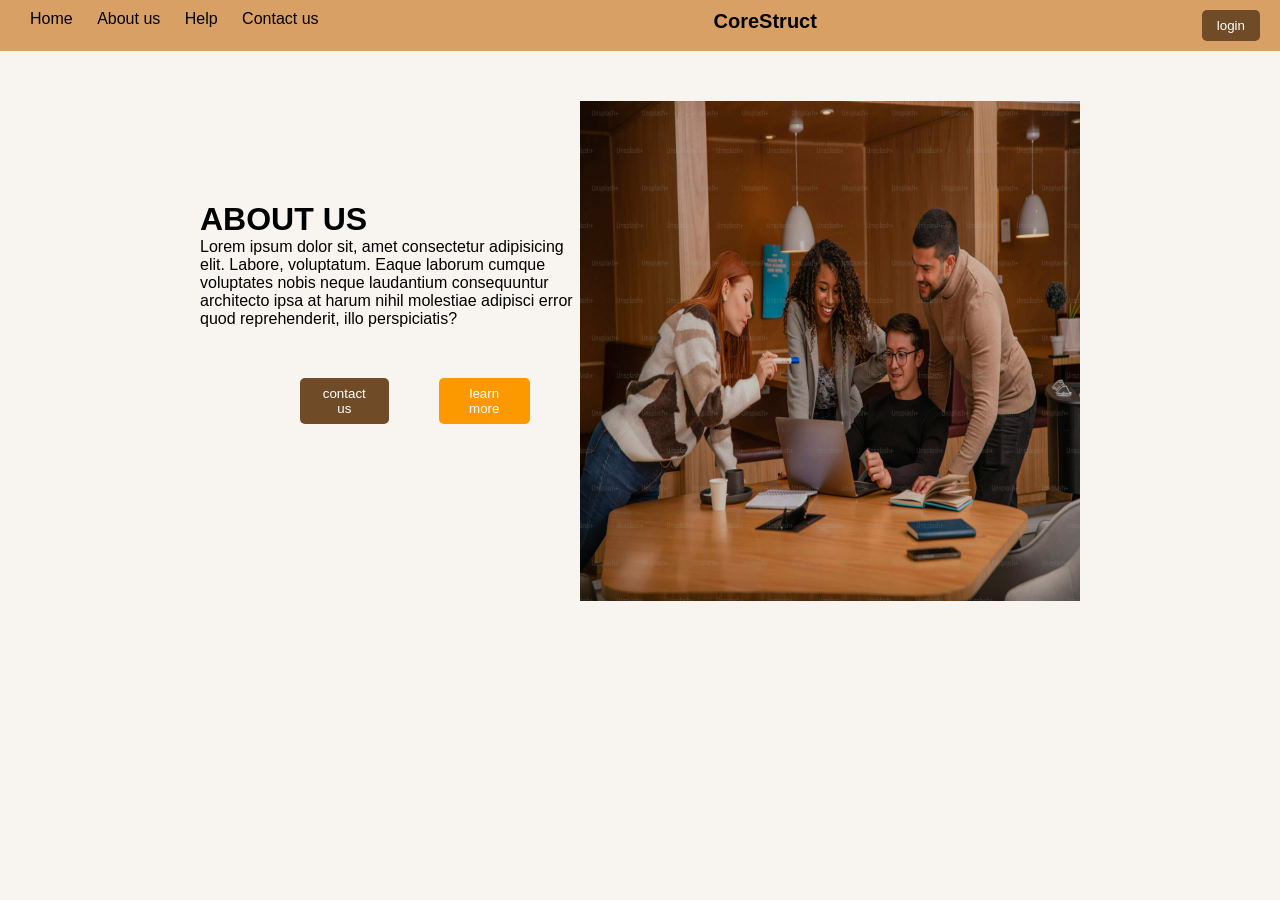
<file: CORESTRUCT.github.io-main/index.html>
<!DOCTYPE html>
<html lang="en">
<head>
    <meta charset="UTF-8">
    <meta name="viewport" content="width=device-width, initial-scale=1.0">
    <title>CoreStruct</title>
    <link rel="stylesheet" href="style.css">
</head>
<body>
    <header class="navbar">
        <div class="nav-links">
            <a href="index.html">Home</a>
            <a href="index.html">About us</a>
            <a href="#help">Help</a>
            <a href="#contact">Contact us</a>
        </div>
        <div class="logo">
            CoreStruct
        </div>
        <div>
            <a href="login.html">
            <button class="login-btn">login</button>
        </a>
        </div>
    </header>

    <div class="maincontent">
        <div class="text-content">
            <h1>ABOUT US</h1>
            <p>Lorem ipsum dolor sit, amet consectetur adipisicing elit. Labore, voluptatum. Eaque laborum cumque voluptates nobis neque laudantium consequuntur architecto ipsa at harum nihil molestiae adipisci error quod reprehenderit, illo perspiciatis?</p>
            
           <div class="text-content-button">
            <div class="button1">
                <button>contact us</button>
            </div>

            <div class="button2">
                <button>learn more</button>
            </div>
           </div>
        </div>

        <div image-content>
            <img src="image/firstphoto.jpg">
        </div>
    </div>
</body>
</html>
</file>
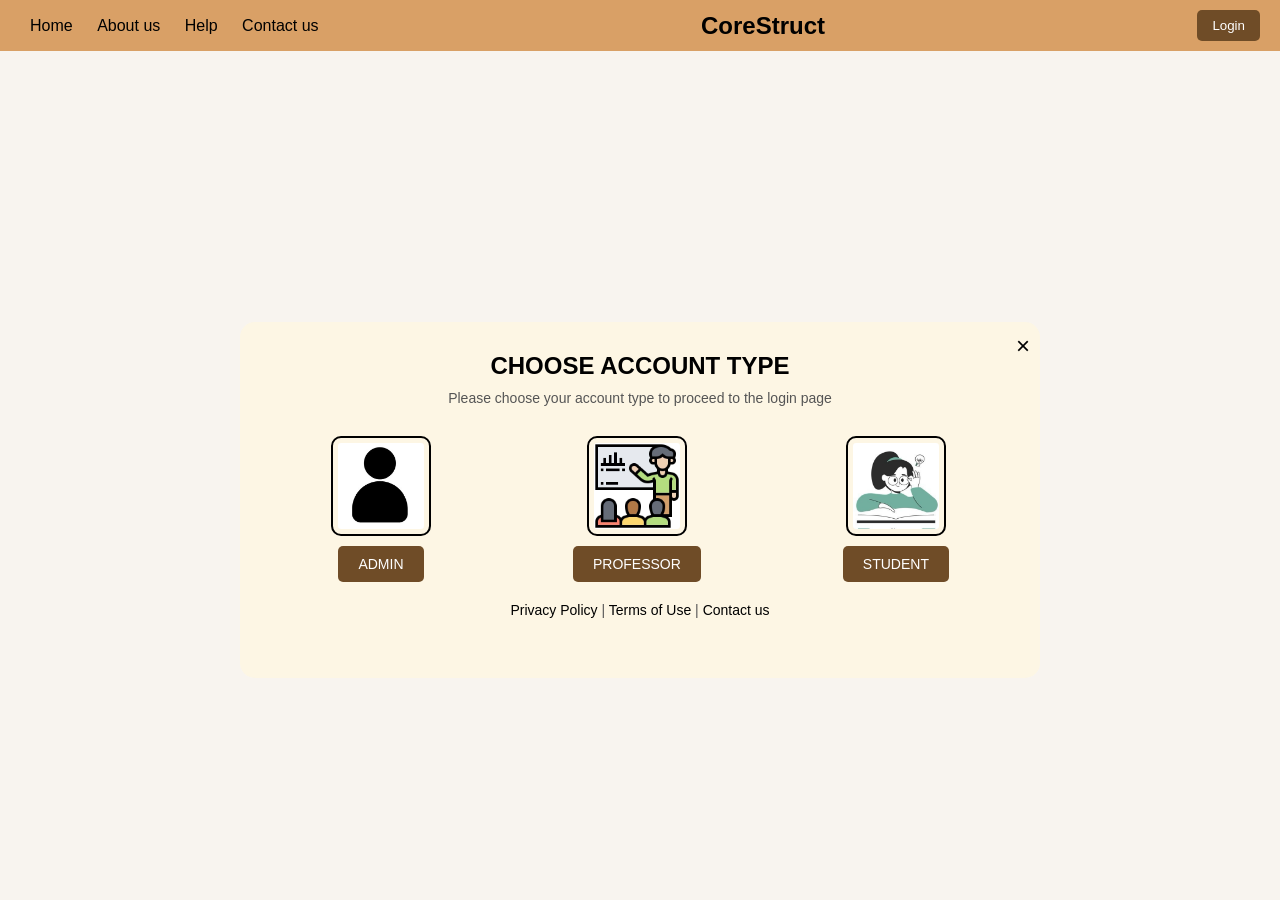
<file: CORESTRUCT.github.io-main/AccountType.html>
<!DOCTYPE html>
<html lang="en">
<head>
  <meta charset="UTF-8">
  <meta name="viewport" content="width=device-width, initial-scale=1.0">
  <title>Choose Account Type</title>
  <link rel="stylesheet" href="AccountType.css">
</head>
<body>
  <header class="navbar">
   
    <nav class="nav-links">
      <a href="#home">Home</a>
      <a href="#about">About us</a>
      <a href="#help">Help</a>
      <a href="#contact">Contact us</a>
    </nav>
    <div class="logo">CoreStruct</div>
    <a href="login.html">
    <button class="login-btn">Login</button>
</a>
  </header>

  <main class="account-type-container">
    <div class="account-type-card">
      <h1>CHOOSE ACCOUNT TYPE</h1>
      <p>Please choose your account type to proceed to the login page</p>
      <div class="account-options">
        <div class="account-option">
          <img src="image/admin.jpg" alt="Admin Icon">
          <button class="account-btn">ADMIN</button>
        </div>
        <div class="account-option">
          <img src="image/professor.jpg" alt="Professor Icon">
          <button class="account-btn">PROFESSOR</button>
        </div>
        <div class="account-option">
          <img src="image/student.jpg" alt="Student Icon">
          <a href="login.html">
          <button class="account-btn">STUDENT</button>
        </a>
        </div>
      </div>
      <p class="footer-links">
        <a href="#privacy">Privacy Policy</a> | 
        <a href="#terms">Terms of Use</a> | 
        <a href="#contact">Contact us</a>
      </p>
    </div>
    <button class="close-btn">&times;</button>
  </main>
</body>
</html>
</file>
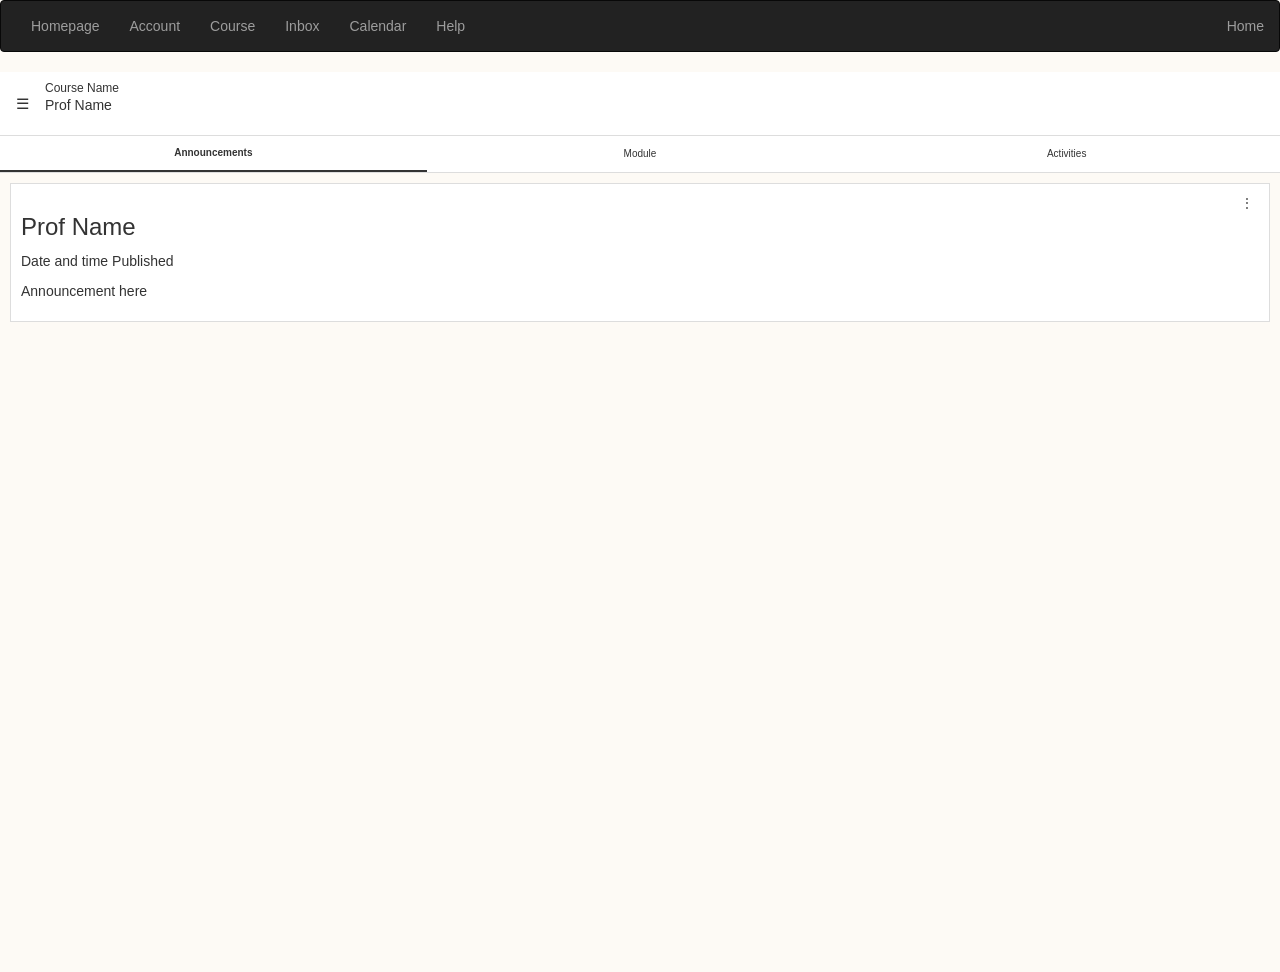
<file: CORESTRUCT.github.io-main/Course.html>
<!DOCTYPE html>
<html lang="en">
<head>
  <title>Course Dashboard</title>
  <meta charset="utf-8">
  <meta name="viewport" content="width=device-width, initial-scale=1">
  <link rel="stylesheet" href="https://maxcdn.bootstrapcdn.com/bootstrap/3.4.1/css/bootstrap.min.css">
  <script src="https://ajax.googleapis.com/ajax/libs/jquery/3.7.1/jquery.min.js"></script>
  <script src="https://maxcdn.bootstrapcdn.com/bootstrap/3.4.1/js/bootstrap.min.js"></script>
  <link rel="stylesheet" href="Course.css"/>
</head>
<body>
  <nav class="navbar navbar-inverse">
    <div class="container-fluid">
        <ul class="nav navbar-nav">
            <li><a href="home_page.html">Homepage</a></li>
            <li><a href="#">Account</a></li>
            <li><a href="Course.css">Course</a></li>
            <li><a href="inbox.html">Inbox</a></li>
            <li><a href="Calender.html">Calendar</a></li>
            <li><a href="HelpMenu.html">Help</a></li>
        </ul>
        <ul class="nav navbar-nav navbar-right">
            <li><a href="profile.html">Home</a></li>
        </ul>
    </div>
  </nav>
  
  <div class="dashboard">
      <header class="header">
        <button class="menu-btn" onclick="toggleMenu()">&#9776;</button>
        <div class="course-info">
          <h1>Course Name</h1>
          <p>Prof Name</p>
        </div>
      </header>
      
      <nav class="tabs">
        <button class="tab-button active" data-tab="announcements">Announcements</button>
        <button class="tab-button" data-tab="module">Module</button>
        <button class="tab-button" data-tab="activities">Activities</button>
      </nav>
      
      <main>
        <section id="announcements" class="tab-content active">
          <div class="card">
            <h3>Prof Name</h3>
            <p>Date and time Published</p>
            <p>Announcement here</p>
            <button class="options-btn" onclick="toggleOptionsMenu(event)">⋮</button>
            <div class="options-menu">
              <button onclick="editCard(event)">Edit</button>
              <button onclick="deleteCard(event)">Delete</button>
            </div>
          </div>
        </section>

        <section id="module" class="tab-content">
          <div class="card">
            <h3>Module Name</h3>
            <p>Date and time Published</p>
            <p>Add Class Comment</p>
            <button class="options-btn" onclick="toggleOptionsMenu(event)">⋮</button>
            <div class="options-menu">
              <button onclick="editCard(event)">Edit</button>
              <button onclick="deleteCard(event)">Delete</button>
            </div>
          </div>
        </section>
        
        <section id="activities" class="tab-content">
          <div class="card">
            <h3>Mikay Arciga</h3>
            <p>Date Published</p>
            <p>Due Date: Dec 5, 11:59 PM</p>
            <button class="options-btn" onclick="toggleOptionsMenu(event)">⋮</button>
            <div class="options-menu">
              <button onclick="editCard(event)">Edit</button>
              <button onclick="deleteCard(event)">Delete</button>
            </div>
          </div>
        </section>
      </main>
  </div>

  <script src="Course.js"></script>
</body>
</html>
</file>
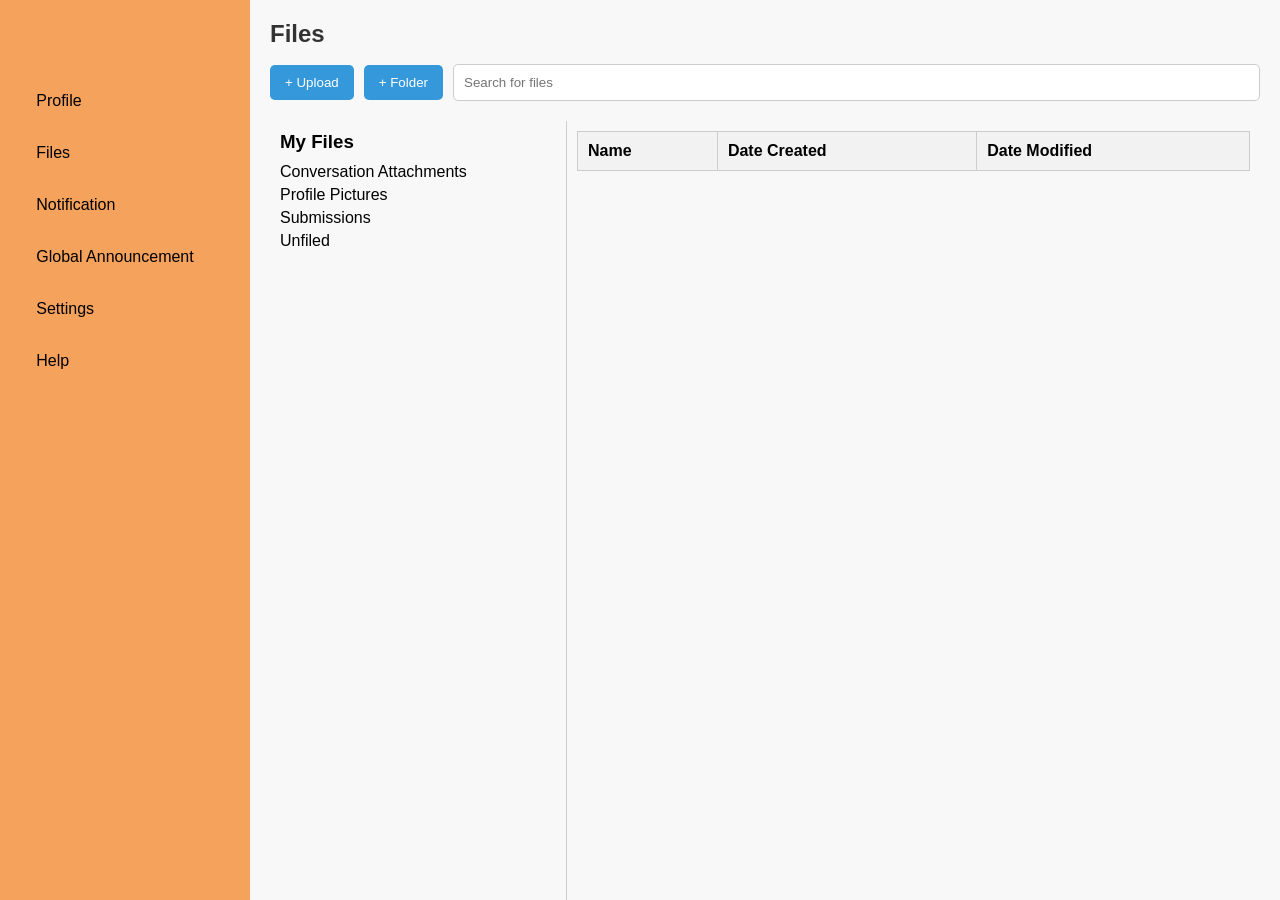
<file: CORESTRUCT.github.io-main/file.html>
<!DOCTYPE html>
<html lang="en">
<head>
  <meta charset="UTF-8">
  <meta name="viewport" content="width=device-width, initial-scale=1.0">
  <link rel="stylesheet" href="file.css">
  <title>File Management UI</title>
</head>
<body>
  <div class="container">
    <!-- Sidebar -->
    <aside class="sidebar">
      <div class="icon-content">
        <div><a href="profile.html">Profile</a></div>
        <div><a href="file.html">Files</a></div>
        <div><a href="Notification.html">Notification</a></div>
        <div><a href="Global_Announce.html">Global Announcement</a></div>
        <div><a href="setting.html">Settings</a></div>
        <div><a href="help.html">Help</a></div>
      </div>
    </aside>

    <!-- Main Content -->
    <div class="main-content">
      <header>
        <h1>Files</h1>
      </header>
      <div class="toolbar">
        <button class="btn">+ Upload</button>
        <button class="btn">+ Folder</button>
        <input type="text" class="search-bar" placeholder="Search for files">
      </div>

      <div class="file-section">
        <div class="file-tree">
          <h3>My Files</h3>
          <ul>
            <li>Conversation Attachments</li>
            <li>Profile Pictures</li>
            <li>Submissions</li>
            <li>Unfiled</li>
          </ul>
        </div>
        <div class="file-table">
          <table>
            <thead>
              <tr>
                <th>Name</th>
                <th>Date Created</th>
                <th>Date Modified</th>
</file>
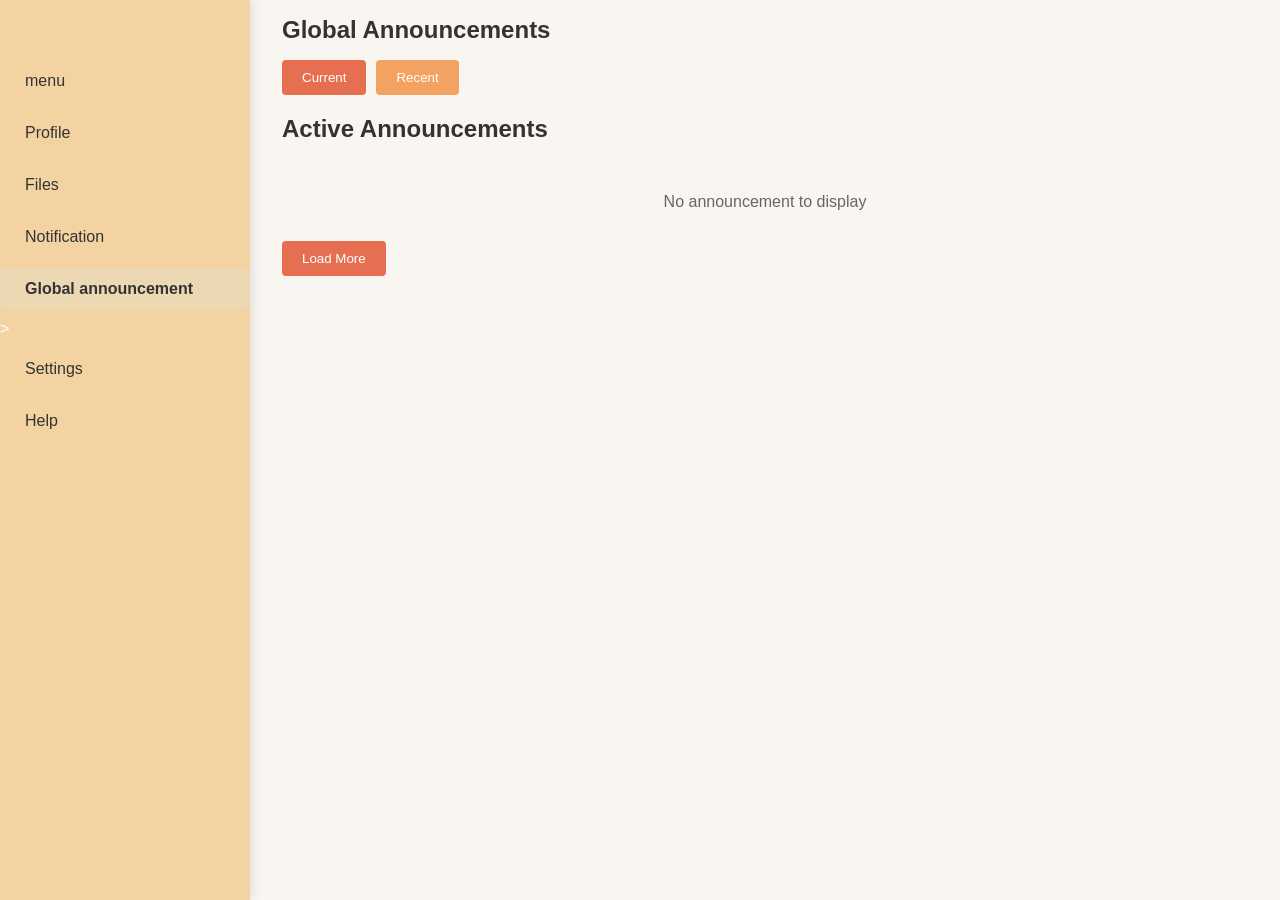
<file: CORESTRUCT.github.io-main/Global_Announce.html>
<!DOCTYPE html>
<html lang="en">
<head>
  <meta charset="UTF-8">
  <meta name="viewport" content="width=device-width, initial-scale=1.0">
  <title>Global Announcements</title>
  <link rel="stylesheet" href="Global_Announce.css">
</head>
<body>
  <div class="container">
    <aside class="sidebar">
      <div class="icon-content">
        <div><a href="home_page.html">menu</a></div>
        <div><a href="profile.html">Profile</a></div>
        <div><a href="file.html">Files</a></div>
        <div><a href="Notification.html">Notification</a></div>
        <div><a href="Global_Announce.html" class="active">Global announcement</a></div>
        <div>><a href="setting.html">Settings</a></div>
        <div><a href="help.html">Help</a></div>
      </div>
    </aside>
    <main>
      <header>
        <h2>Global Announcements</h2>
      </header>
      <div class="tabs">
        <button class="tab active" onclick="showTab('current')">Current</button>
        <button class="tab" onclick="showTab('recent')">Recent</button>
      </div>
      <div id="current" class="tab-content active">
        <h2>Active Announcements</h2>
        <div class="no-announcements">
          <p>No announcement to display</p>
        </div>
      </div>
      <div id="recent" class="tab-content">
        <h2>Recent Announcements</h2>
        <p>No recent announcements to display.</p>
      </div>
      <button class="load-more" onclick="loadMoreAnnouncements()">Load More</button>
    </main>
  </div>
  <script src="Global_Announce.js"></script>
</body>
</html>
</file>
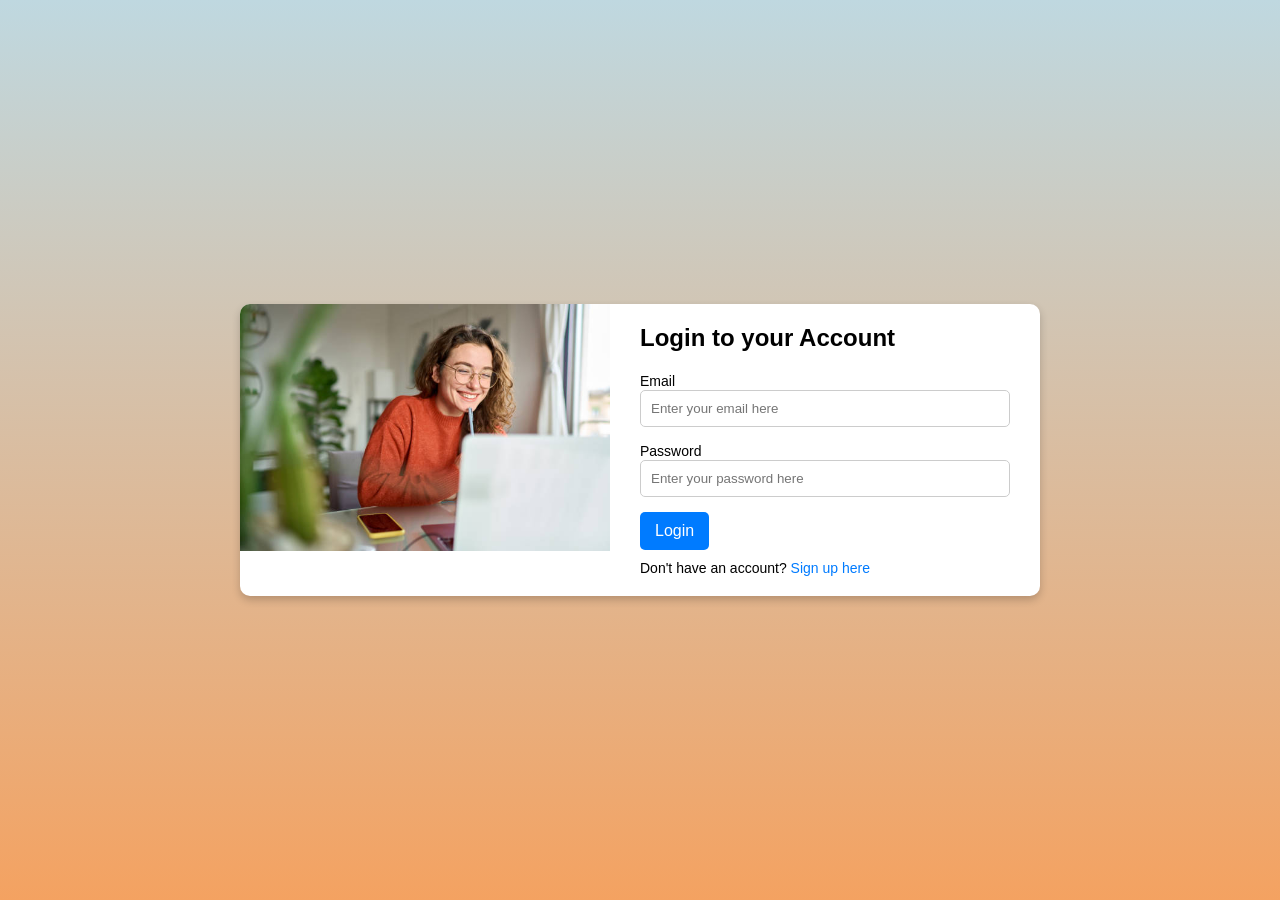
<file: CORESTRUCT.github.io-main/login.html>
<!DOCTYPE html>
<html lang="en">
<head>
  <meta charset="UTF-8">
  <meta name="viewport" content="width=device-width, initial-scale=1.0">
  <title>Login & Signup Page</title>
  <link rel="stylesheet" href="login.css">
</head>
<body>
  <div class="login-container">
    <div class="login-card">
      <div class="image-section">
        <img src="image/2ndphoto.jpg" alt="User Image">
      </div>
      <div class="form-section">
        <h2 id="form-title">Login to your Account</h2>
        <form id="auth-form">
          <div id="signup-fields" style="display: none;">
            <label for="name">Name</label>
            <input type="text" id="name" name="name" placeholder="Enter your name">
          </div>
          
          <label for="email">Email</label>
          <input type="email" id="email" name="email" placeholder="Enter your email here" required>
          
          <label for="password">Password</label>
          <input type="password" id="password" name="password" placeholder="Enter your password here" required>
          
          <button type="button" id="action-btn" class="login-btn">Login</button>
        </form>
        <p id="toggle-text">
          Don't have an account? <a href="#" id="toggle-link">Sign up here</a>
        </p>
        <p id="error-message" style="color: red; display: none;"></p>
      </div>
    </div>
  </div>
  <script src="login.js"></script>
</body>
</html>
</file>
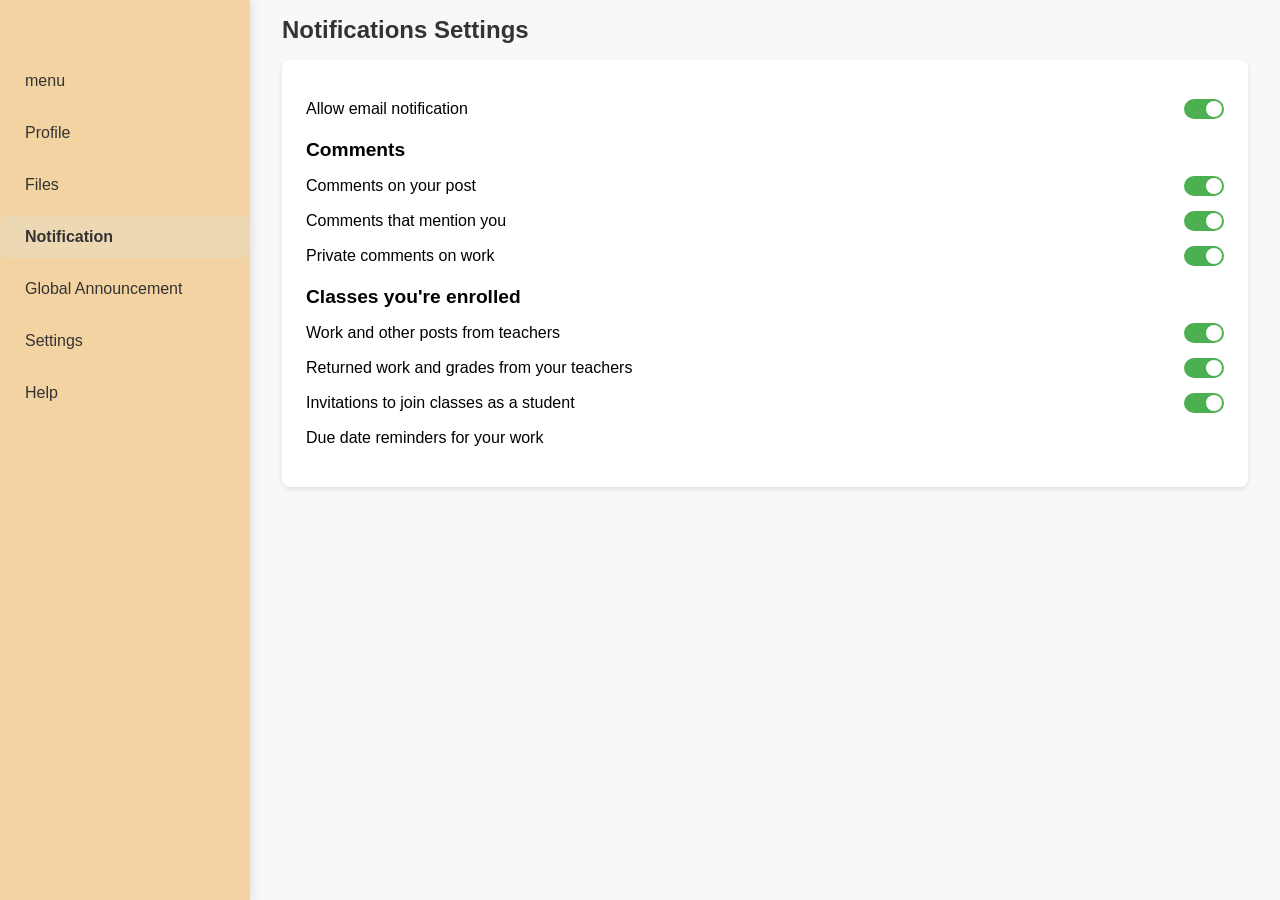
<file: CORESTRUCT.github.io-main/Notification.html>
<!DOCTYPE html>
<html lang="en">
<head>
  <meta charset="UTF-8">
  <meta name="viewport" content="width=device-width, initial-scale=1.0">
  <link rel="stylesheet" href="Notification.css">
  <title>Notifications Settings</title>
</head>
<body>
  <div class="container">
    <aside class="sidebar">
      <div class="icon-content">
        <div><a href="home_page.html">menu</a></div>
        <div><a href="profile.html">Profile</a></div>
        <div><a href="file.html">Files</a></div>
        <div><a href="Notification.html" class="active">Notification</a></div>
        <div><a href="Global_Announce.html">Global Announcement</a></div>
        <div><a href="setting.html">Settings</a></div>
        <div><a href="help.html">Help</a></div>
      </div>
    </aside>

    <main>
      <header>
        <h1>Notifications Settings</h1>
      </header>
      <section class="settings-section">
        <div class="setting-item">
          <label>Allow email notification</label>
          <div class="toggle-switch">
            <input type="checkbox" id="email-notification" checked>
            <label for="email-notification"></label>
          </div>
        </div>

        <h3>Comments</h3>
        <div class="setting-item">
          <label>Comments on your post</label>
          <div class="toggle-switch">
            <input type="checkbox" id="comments-on-post" checked>
            <label for="comments-on-post"></label>
          </div>
        </div>
        <div class="setting-item">
          <label>Comments that mention you</label>
          <div class="toggle-switch">
            <input type="checkbox" id="mentions" checked>
            <label for="mentions"></label>
          </div>
        </div>
        <div class="setting-item">
          <label>Private comments on work</label>
          <div class="toggle-switch">
            <input type="checkbox" id="private-comments" checked>
            <label for="private-comments"></label>
          </div>
        </div>

        <h3>Classes you're enrolled</h3>
        <div class="setting-item">
          <label>Work and other posts from teachers</label>
          <div class="toggle-switch">
            <input type="checkbox" id="teacher-posts" checked>
            <label for="teacher-posts"></label>
          </div>
        </div>
        <div class="setting-item">
          <label>Returned work and grades from your teachers</label>
          <div class="toggle-switch">
            <input type="checkbox" id="grades" checked>
            <label for="grades"></label>
          </div>
        </div>
        <div class="setting-item">
          <label>Invitations to join classes as a student</label>
          <div class="toggle-switch">
            <input type="checkbox" id="class-invitations" checked>
            <label for="class-invitations"></label>
          </div>
        </div>
        <div class="setting-item">
          <label>Due date reminders for your work</label>
          <div class="toggle-switch">
            <input type="checkbox" id="due-date-reminders" checked>
            <la
</file>
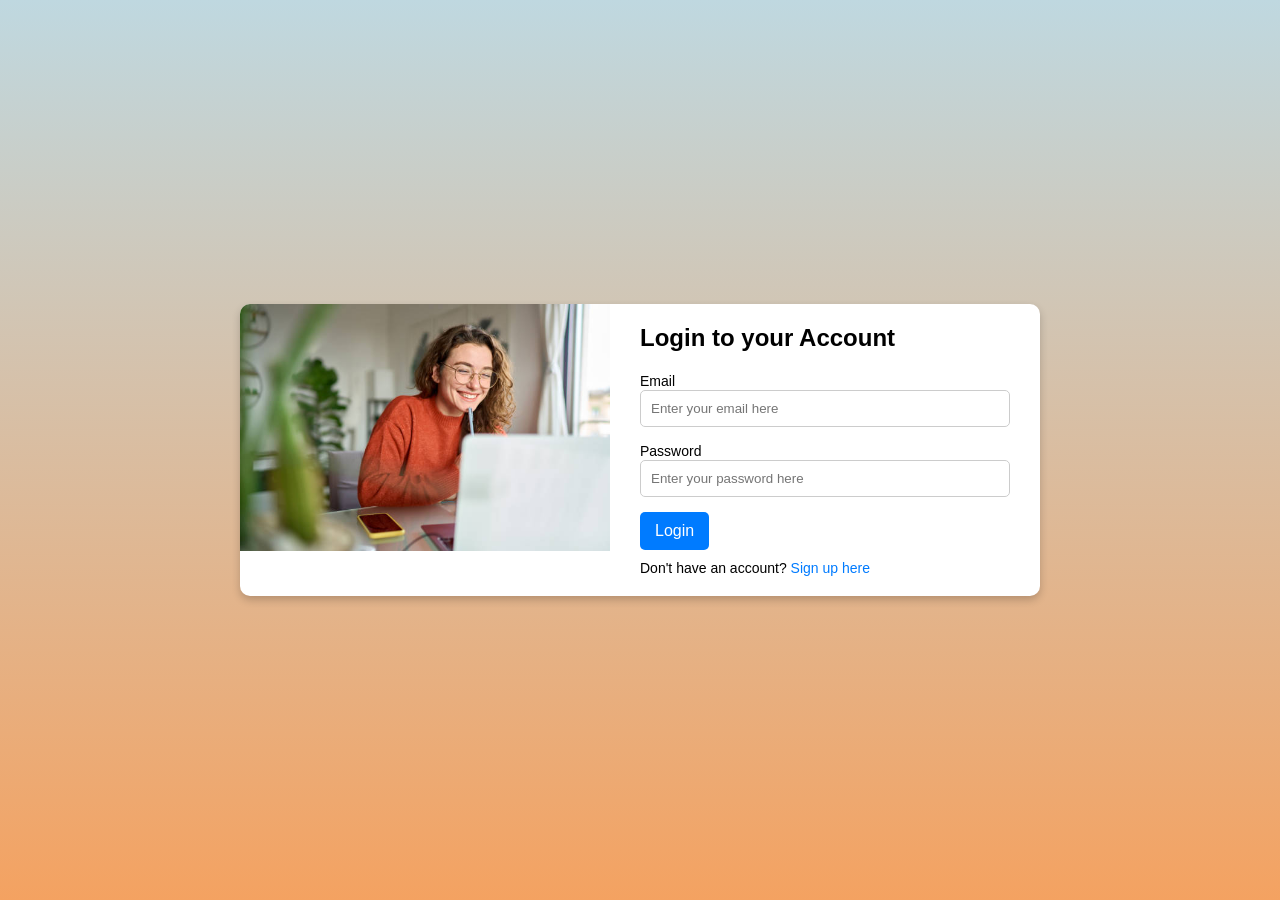
<file: CORESTRUCT.github.io-main/profile.html>
<!DOCTYPE html>
<html lang="en">
<head>
    <meta charset="UTF-8">
    <meta name="viewport" content="width=device-width, initial-scale=1.0">
    <title>Profile</title>
    <link rel="stylesheet" href="profile.css">
</head>
<body>
    <div class="container">
        <aside class="sidebar">
            <div class="icon-content">
                <div><a href="home_page.html">menu</a></div>
                <div><a href="profile.html">Profile</a></div>
                <div><a href="file.html">Files</a></div>
                <div><a href="Notification.html">Notification</a></div>
                <div><a href="Global_Announce.html">Global announcement</a></div>
                <div><a href="setting.html">Settings</a></div>
                <div><a href="help.html">Help</a></div>
            </div>
        </aside>

        <main>
            <header>
                <h2>Profile</h2>
            </header>
            <section class="profile-section">
                <div class="profile-card">
                    <div class="profile-image"></div>
                    <div class="profile-details">
                        <!-- Display user name from localStorage -->
                        <h2 id="userName">Name</h2>
                        <p id="userEmail">Email</p>
                    </div>
                </div>
                <hr>
                <div class="info-section">
                    <h3>Contact</h3>
                    <p>No registered services, you can add some on the settings page</p>
                    <h3>Biography</h3>
                    <p>No biography has been added</p>
                    <h3>Links</h3>
                    <p>No links have been added</p>
                </div>
            </section>
        </main>
    </div>

    <script>
        // Retrieve the logged-in user's data from localStorage
        const loggedInUser = JSON.parse(localStorage.getItem('loggedInUser'));

        if (loggedInUser) {
            // Display user info on the profile page
            document.getElementById('userName').textContent = loggedInUser.name;
            document.getElementById('userEmail').textContent = loggedInUser.email;
        } else {
            // Redirect to login page if no user is logged in
            window.location.href = "login.html"; // Ensure this path is correct
        }
    </script>
</body>
</html>
</file>
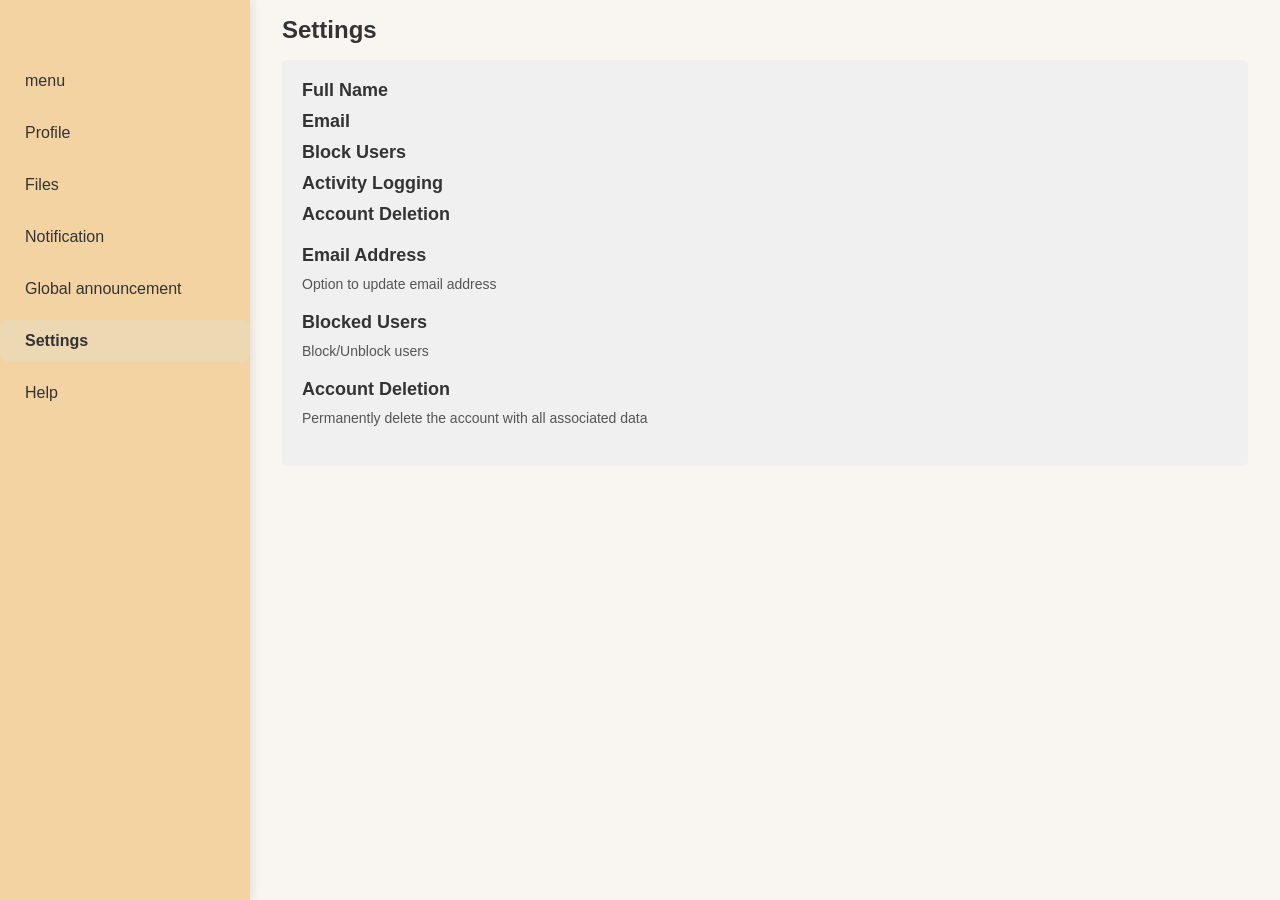
<file: CORESTRUCT.github.io-main/setting.html>
<!DOCTYPE html>
<html lang="en">
<head>
    <meta charset="UTF-8">
    <meta name="viewport" content="width=device-width, initial-scale=1.0">
    <title>Settings</title>
    <link rel="stylesheet" href="setting.css">
</head>
<body>
    <div class="container">
        <aside class="sidebar">
            <div class="icon-content">
                <div><a href="home_page.html">menu</a></div>
                <div><a href="profile.html">Profile</a></div>
                <div><a href="file.html">Files</a></div>
                <div><a href="Notification.html">Notification</a></div>
                <div><a href="Global_Announce.html">Global announcement</a></div>
                <div><a href="setting.html" class="active">Settings</a></div>
                <div><a href="help.html">Help</a></div>
            </div>
        </aside>

        <main>
            <header>
                <h2>Settings</h2>
            </header>

            <div class="content-box">
                <div class="section">
                    <h2>Full Name</h2>
                    <h2>Email</h2>
                    <h2>Block Users</h2>
                    <h2>Activity Logging</h2>
                    <h2>Account Deletion</h2>
                </div>

                <div class="section">
                    <h2>Email Address</h2>
                    <p>Option to update email address</p>
                </div>

                <div class="section">
                    <h2>Blocked Users</h2>
                    <p>Block/Unblock users</p>
                </div>

                <div class="section">
                    <h2>Account Deletion</h2>
                    <p>Permanently delete the account with all associated data</p>
                </div>
            </div>
        </main>
    </div>
</body>
</html>
</file>
<file: CORESTRUCT.github.io-main/style.css>
* {
    margin: 0;
    padding: 0;
    box-sizing: border-box;
  }
  
  body {
    font-family: Arial, sans-serif;
    background-color: #f8f4ef;
  }

  .navbar{
    display: flex;
    justify-content: space-between;
    padding: 10px 20px;
    background-color: #d9a066;
  }

  .navbar .logo{
    font-size: 20px;
    font-weight: bold;
    color: #000;
  }

  .navbar .nav-links a{
    margin: 0px 10px;
    text-decoration:none;
    font-size:16px;
    color: #000;
  }

  .navbar .nav-links a:hover{
    text-decoration:underline;
  }

  .login-btn {
    background-color: #6f4c27;
    color: #fff;
    padding: 8px 15px;
    border: none;
    border-radius: 5px;
    cursor: pointer;
  }
  
  .login-btn:hover {
    background-color: #553a1c;
  }

  .maincontent{
    display: flex;
    margin: 50px;
    justify-content: space-between;
  }

  .text-content{
    width:500px;
    border-style:none;
    margin-left: 150px;
    margin-top: 100px;
  }

  .text-content h1{
    text-align: left;
  }

  .text-content .text-content-button{
    display: flex;
    text-align:center;
    margin: 50px;
  }

  .text-content .text-content-button .button1 button{
    margin-left: 50px;
    background-color: #6f4c27;
    color: #fff;
    padding: 8px 15px;
    border: none;
    border-radius: 5px;
    cursor: pointer;
  }

  .text-content .text-content-button .button2 button{
    margin-left: 50px;
    background-color: rgb(253, 153, 0);
    color: #fff;
    padding: 8px 15px;
    border: none;
    border-radius: 5px;
    cursor: pointer;
  }

  img{
    width:500px;
    height:500px;
    margin-right: 150px;
  }
</file>
<file: CORESTRUCT.github.io-main/AccountType.css>
* {
    margin: 0;
    padding: 0;
    box-sizing: border-box;
  }
  
  body {
    font-family: Arial, sans-serif;
    background-color: #f8f4ef;
    display: flex;
    flex-direction: column;
    align-items: center;
    justify-content: center;
    height: 100vh;
  }
  
  .navbar {
    display: flex;
    justify-content: space-between;
    align-items: center;
    padding: 10px 20px;
    background-color: #d9a066;
    width: 100%;
    position: fixed;
    top: 0;
  }
  
  .navbar .logo {
    font-size: 24px;
    font-weight: bold;
    color: #000;
  }
  
  .nav-links a {
    margin: 0 10px;
    text-decoration: none;
    color: #000;
    font-size: 16px;
  }
  
  .nav-links a:hover {
    text-decoration: underline;
  }
  
  .login-btn {
    background-color: #6f4c27;
    color: #fff;
    padding: 8px 15px;
    border: none;
    border-radius: 5px;
    cursor: pointer;
  }
  
  .login-btn:hover {
    background-color: #553a1c;
  }
  
  .account-type-container {
    display: flex;
    flex-direction: column;
    align-items: center;
    justify-content: center;
    background-color: #fdf6e4;
    border-radius: 15px;
    padding: 30px;
    width: 90%;
    max-width: 800px;
    margin-top: 100px;
    position: relative;
  }
  
  .account-type-card {
    text-align: center;
    width: 100%;
  }
  
  .account-type-card h1 {
    font-size: 24px;
    margin-bottom: 10px;
    color: #000;
  }
  
  .account-type-card p {
    font-size: 14px;
    color: #555;
    margin-bottom: 30px;
  }
  
  .account-options {
    display: flex;
    justify-content: space-around;
    gap: 20px;
  }
  
  .account-option {
    display: flex;
    flex-direction: column;
    align-items: center;
    text-align: center;
  }
  
  .account-option img {
    width: 100px;
    height: 100px;
    margin-bottom: 10px;
    border: 2px solid #000;
    border-radius: 10px;
    padding: 5px;
  }
  
  .account-btn {
    background-color: #6f4c27;
    color: #fff;
    padding: 10px 20px;
    border: none;
    border-radius: 5px;
    font-size: 14px;
    cursor: pointer;
  }
  
  .account-btn:hover {
    background-color: #553a1c;
  }
  
  .footer-links {
    margin-top: 20px;
    font-size: 12px;
    color: #555;
  }
  
  .footer-links a {
    color: #000;
    text-decoration: none;
  }
  
  .footer-links a:hover {
    text-decoration: underline;
  }
  
  /* Close Button */
  .close-btn {
    position: absolute;
    top: 10px;
    right: 10px;
    background: none;
    border: none;
    font-size: 24px;
    cursor: pointer;
    color: #000;
  }
  
  .close-btn:hover {
    color: #d9534f;
  }
</file>
<file: CORESTRUCT.github.io-main/Course.css>
body {
  margin: 0;
  font-family: Arial, sans-serif;
  background-color: #fdfaf5;
  color: #333;
}

.dashboard {
  display: flex;
  flex-direction: column;
  height: 100vh;
}

.header {
  display: flex;
  align-items: center;
  padding: 1rem;
  background-color: #fff;
  border-bottom: 1px solid #ddd;
}

.menu-btn {
  background: none;
  border: none;
  font-size: 1.5rem;
  margin-right: 1rem;
  cursor: pointer;
}

.course-info h1 {
  margin: 0;
  font-size: 1.2rem;
}

.tabs {
  display: flex;
  background-color: #fff;
  border-bottom: 1px solid #ddd;
}

.tab-button {
  flex: 1;
  padding: 1rem;
  background: none;
  border: none;
  cursor: pointer;
  text-align: center;
  font-size: 1rem;
}

.tab-button.active {
  border-bottom: 2px solid #333;
  font-weight: bold;
}

main {
  flex: 1;
  padding: 1rem;
}

.tab-content {
  display: none;
}

.tab-content.active {
  display: block;
}

.card {
  padding: 1rem;
  border: 1px solid #ddd;
  margin-bottom: 1rem;
  background-color: #fff;
  position: relative;
}

.options-btn {
  position: absolute;
  top: 1rem;
  right: 1rem;
  background: none;
  border: none;
  font-size: 1.2rem;
  cursor: pointer;
}

.options-menu {
  display: none;
  position: absolute;
  top: 2rem;
  right: 1rem;
  background-color: white;
  border: 1px solid #ddd;
  box-shadow: 0px 4px 6px rgba(0, 0, 0, 0.1);
}

.options-menu button {
  background: none;
  border: none;
  padding: 0.5rem 1rem;
  width: 100%;
  cursor: pointer;
}

.options-menu button:hover {
  background-color: #f5f5f5;
}
</file>
<file: CORESTRUCT.github.io-main/file.css>
* {
  margin: 0;
  padding: 0;
  box-sizing: border-box;
  font-family: Arial, sans-serif;
}

body {
  display: flex;
  height: 100vh;
  background-color: #f8f8f8;
}

.container {
  display: flex;
  width: 100%;
  height: 100%;
}

.sidebar {
  width: 250px; /* Fixed width for sidebar */
  background-color: #f5a25d;
  color: #fff;
  display: flex;
  flex-direction: column;
  align-items: center;
  padding: 20px 0;
}

.sidebar .icon-content {
  margin-top: 50px;
  margin-right: 30px;
  margin-left: 10px;
}

.sidebar img {
  width: 24px;
  height: 24px;
  margin-right: 15px;
  transition: transform 0.3s ease;
}

.sidebar a {
  text-decoration: none;
  text-align: left;
  color: black;
  display: flex;
  align-items: center;
  padding: 12px 25px;
  margin: 10px 0;
  border-radius: 8px;
  font-size: 16px;
  font-weight: 500;
  transition: background 0.3s ease;
  width: 100%;
}

.sidebar a:hover {
  background-color: #ebc57d;
}

.sidebar a:active {
  background-color: #e0a600;
}

.sidebar a img {
  margin-right: 15px;
}

.main-content {
  flex-grow: 1;
  padding: 20px;
  overflow-y: auto;
}

header h1 {
  font-size: 24px;
  color: #333;
  margin-bottom: 1rem;
}

.toolbar {
  display: flex;
  align-items: center;
  gap: 10px;
  margin-bottom: 20px;
}

.btn {
  padding: 10px 15px;
  background-color: #3498db;
  color: white;
  border: none;
  border-radius: 5px;
  cursor: pointer;
}

.btn:hover {
  background-color: #2980b9;
}

.search-bar {
  padding: 10px;
  border: 1px solid #ccc;
  border-radius: 5px;
  flex-grow: 3;
}

.file-section {
  display: flex;
  height: 100%;
}

.file-tree {
  width: 30%;
  border-right: 1px solid #ccc;
  padding: 10px;
}

.file-tree h3 {
  margin-bottom: 10px;
}

.file-tree ul {
  list-style: none;
}

.file-tree li {
  margin: 5px 0;
  cursor: pointer;
}

.file-table {
  width: 70%;
  padding: 10px;
}

table {
  width: 100%;
  border-collapse: collapse;
}

thead {
  background-color: #f2f2f2;
}

th, td {
  padding: 10px;
  text-align: left;
  border: 1px solid #ccc;
}
</file>
<file: CORESTRUCT.github.io-main/Global_Announce.css>
* {
    margin: 0;
    padding: 0;
    box-sizing: border-box;
}

body {
    font-family: Arial, sans-serif;
    background-color: #f9f5f0;
    color: #333;
}

/* Container Layout */
.container {
    display: flex;
    height: 100vh;
}

/* Sidebar Styling */
.sidebar {
    width: 250px;
    height: 100vh;
    background-color: #f3d3a1;
    color: #fff;
    display: flex;
    flex-direction: column;
    align-items: center;
    padding: 20px 0;
    box-shadow: 2px 0 10px rgba(0, 0, 0, 0.1);
    transition: transform 0.3s ease;
}

.sidebar .icon-content {
    width: 100%;
    margin-top: 30px;
}

.sidebar img {
    width: 24px;
    height: 24px;
    margin-right: 15px;
    transition: transform 0.3s ease;
}

.sidebar a {
    text-decoration: none;
    text-align: left;
    color: #333;
    display: flex;
    align-items: center;
    padding: 12px 25px;
    margin: 10px 0;
    border-radius: 8px;
    font-size: 16px;
    font-weight: 500;
    transition: background 0.3s, transform 0.3s ease;
    width: 100%;
}

.sidebar a:hover {
    background-color: #ebc57d;
    transform: translateX(10px);
}

.sidebar a:active {
    background-color: #e0a600;
}

.sidebar a img {
    transition: transform 0.3s ease;
}

.sidebar a:hover img {
    transform: scale(1.1);
}

/* Active Link Effect */
.sidebar a.active {
    background-color: #edd8b4;
    font-weight: bold;
}

/* Main Content */
main {
    width: 80%;
    flex: 1;
    padding: 1rem 2rem;
}

header h2 {
    font-size: 24px;
    color: #333;
    margin-bottom: 1rem;
}

.tabs {
    display: flex;
    gap: 10px;
    margin-bottom: 20px;
}

.tab {
    background-color: #f4a261;
    border: none;
    color: white;
    padding: 10px 20px;
    cursor: pointer;
    border-radius: 4px;
}

.tab.active {
    background-color: #e76f51;
}

.tab-content {
    display: none;
}

.tab-content.active {
    display: block;
}

.no-announcements {
    text-align: center;
    margin-top: 50px;
}

.no-announcements img {
    width: 100px;
    margin-bottom: 20px;
}

.no-announcements p {
    color: #666;
}

.load-more {
    display: block;
    margin-top: 30px;
    padding: 10px 20px;
    background-color: #e76f51;
    color: white;
    border: none;
    border-radius: 4px;
    cursor: pointer;
}

.load-more:hover {
    background-color: #f4a261;
}
</file>
<file: CORESTRUCT.github.io-main/login.css>
* {
    margin: 0;
    padding: 0;
    box-sizing: border-box;
  }
  
  body {
    font-family: Arial, sans-serif;
    background: linear-gradient(to bottom, #bfd8e0, #f4a261);
    display: flex;
    justify-content: center;
    align-items: center;
    height: 100vh;
  }
  
  .login-container {
    display: flex;
    justify-content: center;
    align-items: center;
    width: 100%;
  }
  
  .login-card {
    display: flex;
    background-color: #fff;
    border-radius: 10px;
    box-shadow: 0 4px 8px rgba(0, 0, 0, 0.2);
    overflow: hidden;
    max-width: 800px;
    width: 90%;
  }
  
  .image-section img {
    width: 100%;
    height: auto;
  }
  
  .image-section {
    flex: 1;
    max-width: 50%;
  }
  
  .form-section {
    flex: 1;
    padding: 20px 30px;
    display: flex;
    flex-direction: column;
    justify-content: center;
  }
  
  .form-section h2 {
    font-size: 24px;
    margin-bottom: 20px;
  }
  
  .form-section label {
    font-size: 14px;
    margin-bottom: 5px;
  }
  
  .form-section input {
    width: 100%;
    padding: 10px;
    margin-bottom: 15px;
    border: 1px solid #ccc;
    border-radius: 5px;
  }
  
  .login-btn {
    background-color: #007bff;
    color: white;
    padding: 10px 15px;
    border: none;
    border-radius: 5px;
    cursor: pointer;
    font-size: 16px;
  }
  
  .login-btn:hover {
    background-color: #0056b3;
  }
  
  .form-section p {
    margin-top: 10px;
    font-size: 14px;
  }
  
  .form-section a {
    color: #007bff;
    text-decoration: none;
  }
  
  .form-section a:hover {
    text-decoration: underline;
  }
</file>
<file: CORESTRUCT.github.io-main/Notification.css>
* {
  margin: 0;
  padding: 0;
  box-sizing: border-box;
  font-family: Arial, sans-serif;
}

body {
  display: flex;
  height: 100vh;
  background-color: #f8f8f8;
}

.container {
  display: flex;
  width: 100%;
}

/* Sidebar */
.sidebar {
  width: 250px;
  height: 100vh;
  background-color: #f3d3a1;
  color: #fff;
  display: flex;
  flex-direction: column;
  align-items: center;
  padding: 20px 0;
  box-shadow: 2px 0 10px rgba(0, 0, 0, 0.1);
}

.sidebar .icon-content {
  width: 100%;
  margin-top: 30px;
}

.sidebar img {
  width: 24px;
  height: 24px;
  margin-right: 15px;
  transition: transform 0.3s ease;
}

.sidebar a {
  text-decoration: none;
  text-align: left;
  color: #333;
  display: flex;
  align-items: center;
  padding: 12px 25px;
  margin: 10px 0;
  border-radius: 8px;
  font-size: 16px;
  font-weight: 500;
  transition: background 0.3s, transform 0.3s ease;
  width: 100%;
}

.sidebar a:hover {
  background-color: #ebc57d;
  transform: translateX(10px);
}

.sidebar a:active {
  background-color: #e0a600;
}

.sidebar a img {
  transition: transform 0.3s ease;
}

.sidebar a:hover img {
  transform: scale(1.1);
}

/* Active Link Effect */
.sidebar a.active {
  background-color: #edd8b4;
  font-weight: bold;
}

/* Main Content */
main {
  width: 80%;
  flex: 1;
  padding: 1rem 2rem;
}

header h1 {
  font-size: 24px;
  color: #333;
  margin-bottom: 1rem;
}

.settings-section {
  padding: 1.5rem;
  border-radius: 8px;
  background-color: #fff;
  box-shadow: 0 2px 5px rgba(0, 0, 0, 0.1);
}

.setting-item {
  display: flex;
  justify-content: space-between;
  align-items: center;
  margin: 15px 0;
}

.setting-item label {
  font-size: 1rem;
}

.toggle-switch {
  position: relative;
  display: inline-block;
  width: 40px;
  height: 20px;
}

.toggle-switch input {
  display: none;
}

.toggle-switch label {
  position: absolute;
  cursor: pointer;
  background-color: #ccc;
  border-radius: 20px;
  width: 100%;
  height: 100%;
  transition: 0.3s;
}

.toggle-switch label:before {
  content: '';
  position: absolute;
  top: 2px;
  left: 2px;
  width: 16px;
  height: 16px;
  background-color: white;
  border-radius: 50%;
  transition: 0.3s;
}

.toggle-switch input:checked + label {
  background-color: #4caf50;
}

.toggle-switch input:checked + label:before {
  transform: translateX(20px);
}

h3 {
  margin-top: 20px;
  font-size: 1.2rem;
}

.dropdown select {
  width: 100%;
  padding: 10px;
  border-radius: 5px;
  border: 1px solid #ddd;
  background-color: #fff;
}
</file>
<file: CORESTRUCT.github.io-main/profile.css>
* {
    margin: 0;
    padding: 0;
    box-sizing: border-box;
}

body {
    font-family: Arial, sans-serif;
    background-color: #f9f5f0;
    color: #333;
}

/* Container Layout */
.container {
    display: flex;
    height: 100vh;
}

/* Sidebar Styling */
.sidebar {
    width: 250px;
    height: 100vh;
    background-color: #f3d3a1;
    color: #fff;
    display: flex;
    flex-direction: column;
    align-items: center;
    padding: 20px 0;
    box-shadow: 2px 0 10px rgba(0, 0, 0, 0.1);
    transition: transform 0.3s ease;
}

.sidebar .icon-content {
    width: 100%;
    margin-top: 30px;
}

.sidebar img {
    width: 24px;
    height: 24px;
    margin-right: 15px;
    transition: transform 0.3s ease;
}

.sidebar a {
    text-decoration: none;
    text-align: left;
    color: #333;
    display: flex;
    align-items: center;
    padding: 12px 25px;
    margin: 10px 0;
    border-radius: 8px;
    font-size: 16px;
    font-weight: 500;
    transition: background 0.3s, transform 0.3s ease;
    width: 100%;
}

.sidebar a:hover {
    background-color: #ebc57d;
    transform: translateX(10px);
}

.sidebar a:active {
    background-color: #e0a600;
}

.sidebar a img {
    transition: transform 0.3s ease;
}

.sidebar a:hover img {
    transform: scale(1.1);
}

/* Active Link Effect */
.sidebar a.active {
    background-color: #edd8b4;
    font-weight: bold;
}

/* Main Content */
main {
    width: 80%;
    flex: 1;
    padding: 1rem 2rem;
}

header h1 {
    font-size: 24px;
    color: #333;
    margin-bottom: 1rem;
}

.profile-section {
    padding: 1.5rem;
    border-radius: 8px;
}

.profile-card {
    display: flex;
    align-items: center;
    margin-bottom: 1rem;
}

.profile-image {
    width: 50px;
    height: 50px;
    background-color: #f1b86d;
    border-radius: 50%;
    margin-right: 16px;
}

.profile-details h2 {
    font-size: 20px;
    color: #333;
    margin-bottom: 0.5rem;
}

.profile-details p {
    font-size: 14px;
    color: #777;
}

.info-section h3 {
    font-size: 18px;
    color: #333;
    margin-top: 1.5rem;
}

.info-section p {
    font-size: 14px;
    color: #555;
    margin-top: 0.5rem;
}
</file>
<file: CORESTRUCT.github.io-main/setting.css>
* {
    margin: 0;
    padding: 0;
    box-sizing: border-box;
}

body {
    font-family: Arial, sans-serif;
    background-color: #f9f5f0;
    color: #333;
}

/* Container Layout */
.container {
    display: flex;
    height: 100vh;
}

/* Sidebar Styling */
.sidebar {
    width: 250px;
    height: 100vh;
    background-color: #f3d3a1;
    color: #fff;
    display: flex;
    flex-direction: column;
    align-items: center;
    padding: 20px 0;
    box-shadow: 2px 0 10px rgba(0, 0, 0, 0.1);
    transition: transform 0.3s ease;
}

.sidebar .icon-content {
    width: 100%;
    margin-top: 30px;
}

.sidebar img {
    width: 24px;
    height: 24px;
    margin-right: 15px;
    transition: transform 0.3s ease;
}

.sidebar a {
    text-decoration: none;
    text-align: left;
    color: #333;
    display: flex;
    align-items: center;
    padding: 12px 25px;
    margin: 10px 0;
    border-radius: 8px;
    font-size: 16px;
    font-weight: 500;
    transition: background 0.3s, transform 0.3s ease;
    width: 100%;
}

.sidebar a:hover {
    background-color: #ebc57d;
    transform: translateX(10px);
}

.sidebar a:active {
    background-color: #e0a600;
}

.sidebar a img {
    transition: transform 0.3s ease;
}

.sidebar a:hover img {
    transform: scale(1.1);
}

/* Active Link Effect */
.sidebar a.active {
    background-color: #edd8b4;
    font-weight: bold;
}

/* Main Content */
main {
    width: 80%;
    flex: 1;
    padding: 1rem 2rem;
}

header h2 {
    font-size: 24px;
    color: #333;
    margin-bottom: 1rem;
}

.content-box {
    background-color: #f0f0f0;
    padding: 20px;
    border-radius: 5px;
}

.section {
    margin-bottom: 20px;
}

h2 {
    font-size: 18px;
    margin-bottom: 10px;
}

p {
    font-size: 14px;
    color: #555;
}
</file>
